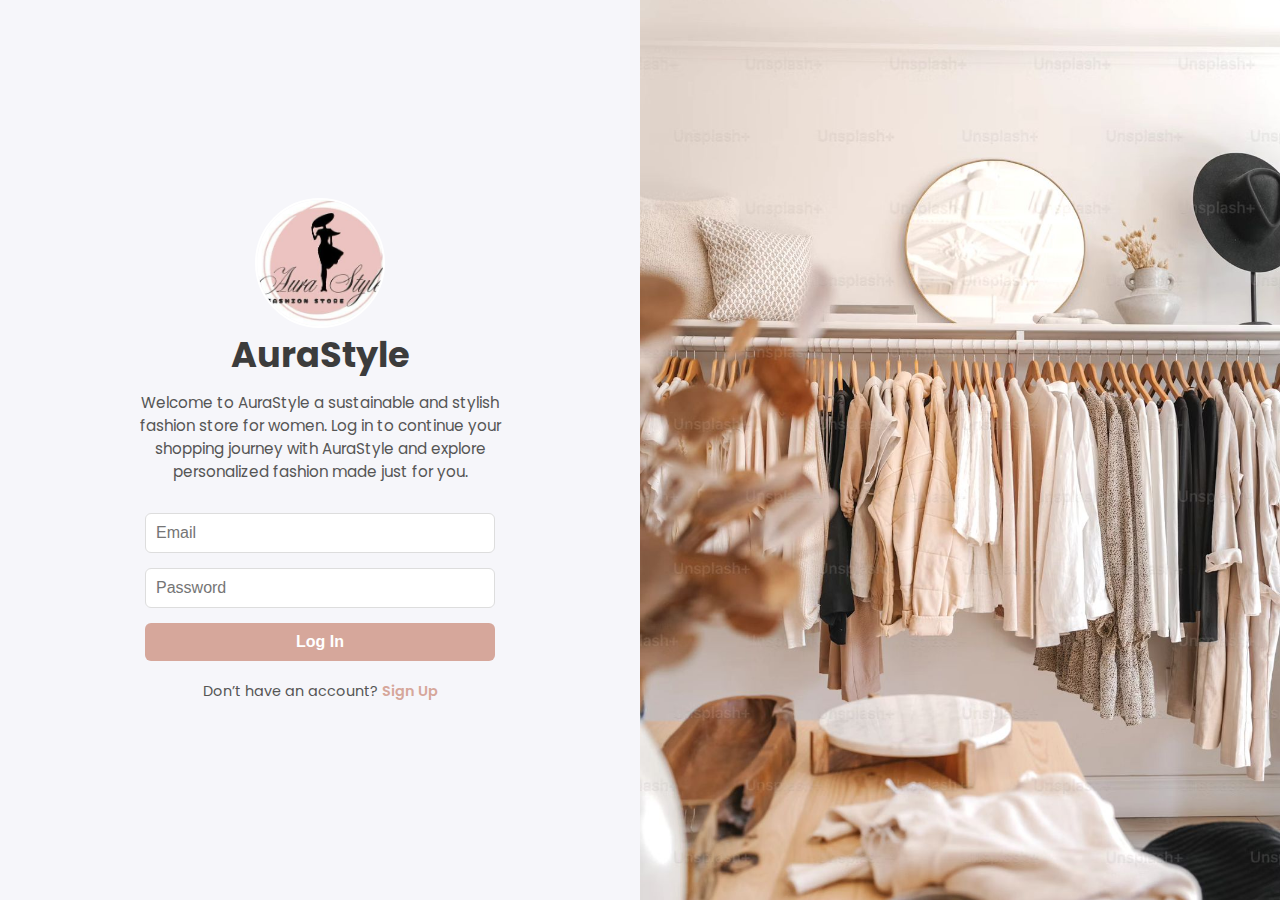
<file: index.html>
<!DOCTYPE html>
<html lang="en">
<head>
  <meta charset="UTF-8" />
  <meta name="viewport" content="width=device-width, initial-scale=1.0"/>
  <title>Login</title>
  <link rel="stylesheet" href="styles.css">
</head>
<body>
  <div class="container">
    <div class="left-section">
      <img src="images/auraStyle.jpg" class="logo-img">
      <h1>AuraStyle</h1>
      <p id="storeDesc">
        Welcome to AuraStyle a sustainable and stylish fashion store for women. 
       Log in to continue your shopping journey with AuraStyle and explore personalized fashion made just for you.
      </p>
      <form onsubmit="event.preventDefault();window.location.href='product.html';">
  <input type="email" placeholder="Email" required>
  <input type="password" placeholder="Password" required>
  <button type="submit">Log In</button>
</form>
      <p class="sign">
      Don’t have an account? <a class="link" href="#">Sign Up</a>
    </p>
    </div>
    <div class="right-section"></div>
  </div>

</body>
</html>
</file>
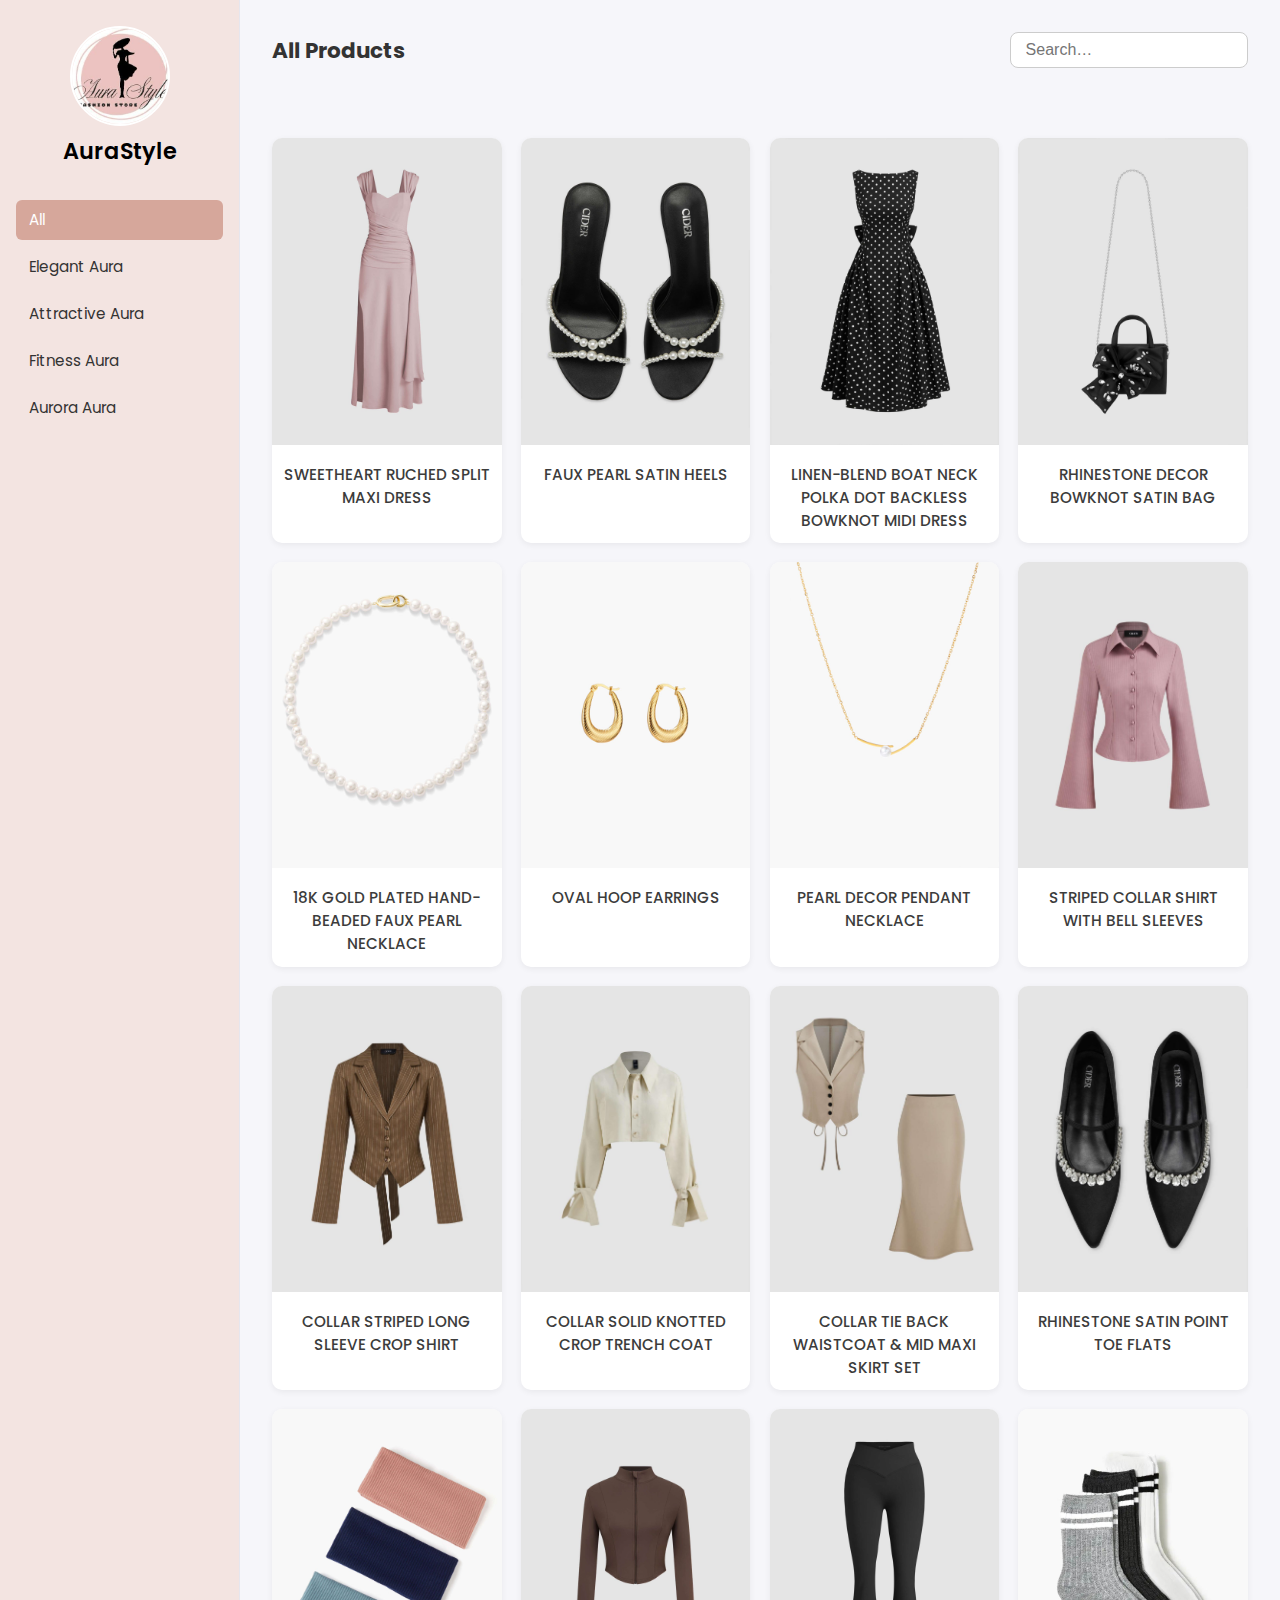
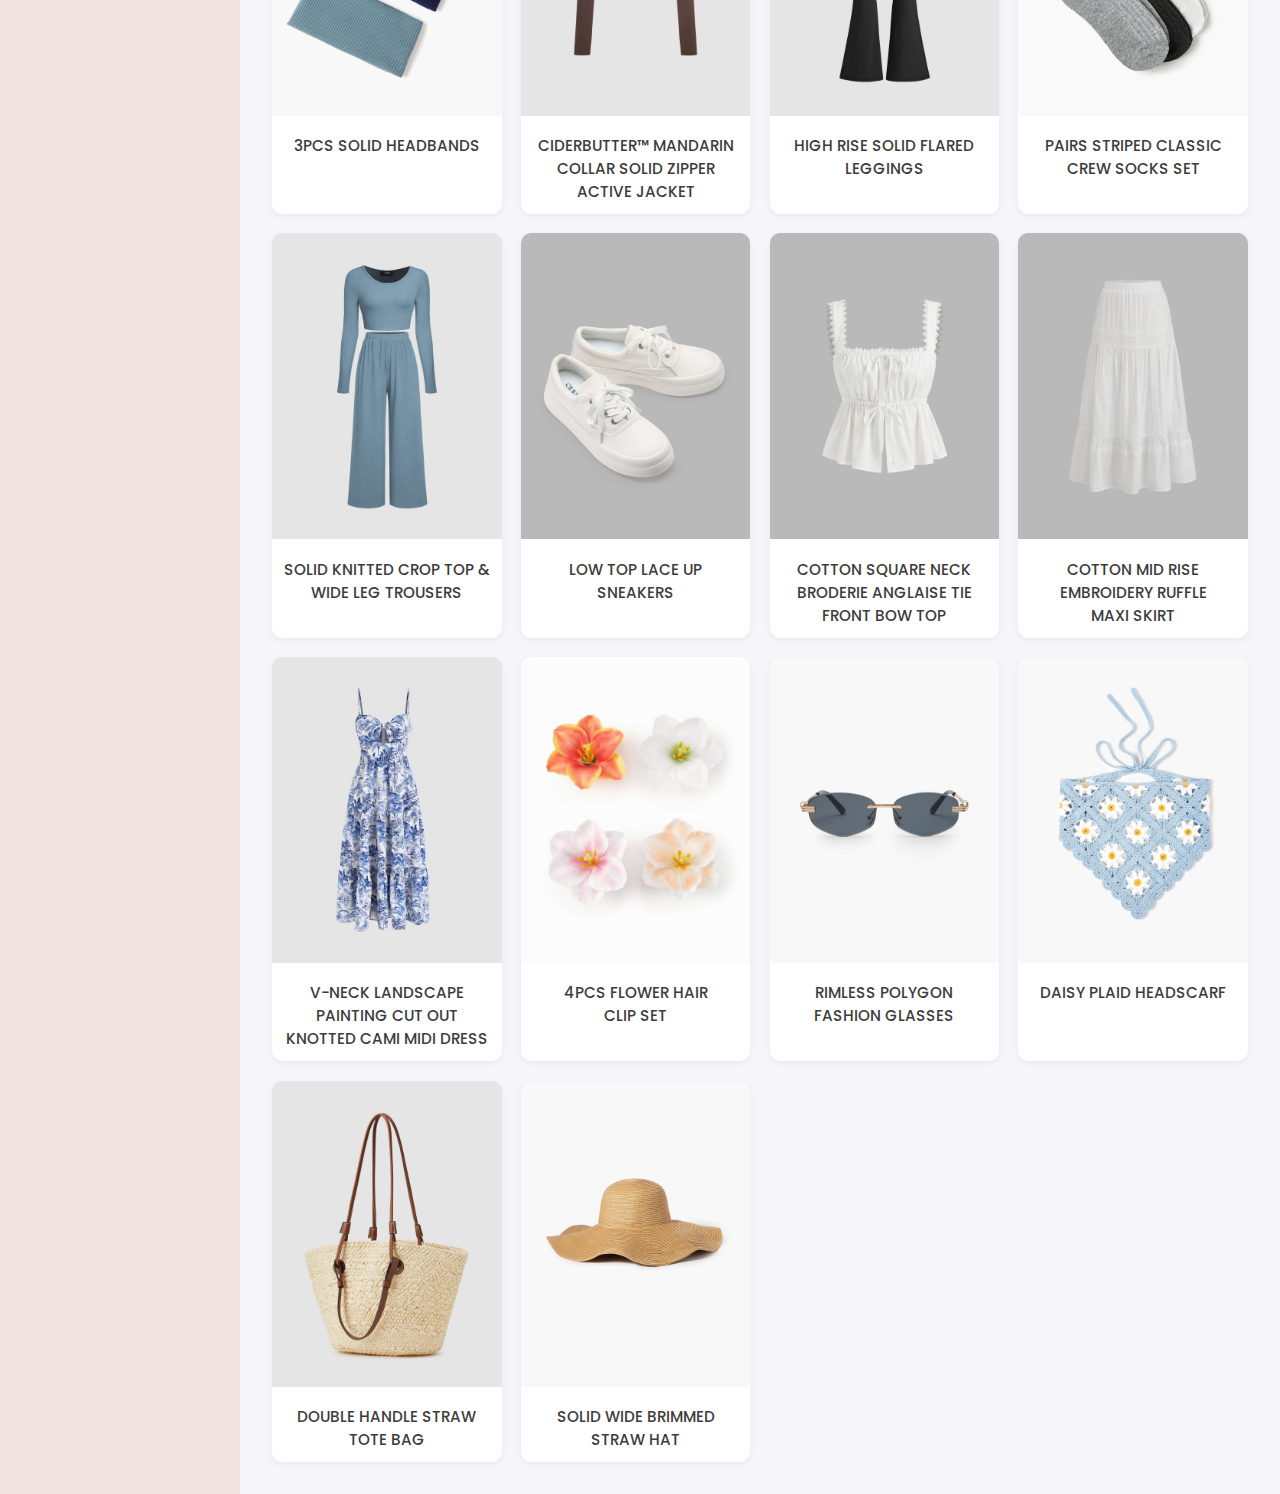
<file: product.html>
<!DOCTYPE html>
<html lang="en">
<head>
  <meta charset="UTF-8">
  <title>AuraStyle</title>
  <link rel="stylesheet" href="styles.css">
</head>
<body>
  <aside class="sidebar">
    <div class="logo">
        <img src="images/auraStyle.jpg">
  AuraStyle
</div>
    <ul class="cat" id="categories">
      <li class="active" data-cat="all">All</li>
      <li data-cat="elegant">Elegant&nbsp;Aura</li>
      <li data-cat="attractive">Attractive&nbsp;Aura</li>
      <li data-cat="fitness">Fitness&nbsp;Aura</li>
      <li data-cat="aurora">Aurora&nbsp;Aura</li>
    </ul>
  </aside>
  
  <main>
    <div class="top">
      <h2 id="pageTitle">All Products</h2>
      <div class="search">
        <input type="text" id="searchInput" placeholder="Search…">
      </div>
    </div>

    <p id="catDesc"></p>
    
    <div class="grid" id="productGrid">
      
      <div class="card" data-cat="elegant"><img src="images/dress4.jpg" alt=""><h4>SWEETHEART RUCHED SPLIT MAXI DRESS</h4></div>
      <div class="card" data-cat="elegant"><img src="images/heels.jpg" alt=""><h4>FAUX PEARL SATIN HEELS</h4></div>
      <div class="card" data-cat="elegant"><img src="images/dress2.jpg" alt=""><h4>LINEN-BLEND BOAT NECK POLKA DOT BACKLESS BOWKNOT MIDI DRESS</h4></div>
      <div class="card" data-cat="elegant"><img src="images/bag.jpg" alt=""><h4>RHINESTONE DECOR BOWKNOT SATIN BAG</h4></div>
      <div class="card" data-cat="elegant"><img src="images/necklace1.jpg" alt=""><h4>18K GOLD PLATED HAND-BEADED FAUX PEARL NECKLACE</h4></div>
      <div class="card" data-cat="elegant"><img src="images/earrings.jpg" alt=""><h4>OVAL HOOP EARRINGS</h4></div>
      <div class="card" data-cat="elegant"><img src="images/necklace2.jpg" alt=""><h4>PEARL DECOR PENDANT NECKLACE</h4></div>
      
     
      <div class="card" data-cat="attractive"><img src="images/shirt1.jpg" alt=""><h4>STRIPED COLLAR SHIRT WITH BELL SLEEVES</h4></div>
      <div class="card" data-cat="attractive"><img src="images/shirt2.jpg" alt=""><h4>COLLAR STRIPED LONG SLEEVE CROP SHIRT</h4></div>
      <div class="card" data-cat="attractive"><img src="images/coat.jpg" alt=""><h4>COLLAR SOLID KNOTTED CROP TRENCH COAT</h4></div>
      <div class="card" data-cat="attractive"><img src="images/set.jpg" alt=""><h4>COLLAR TIE BACK WAISTCOAT & MID MAXI SKIRT SET</h4></div>
      <div class="card" data-cat="attractive"><img src="images/flatShoes.jpg" alt=""><h4>RHINESTONE SATIN POINT TOE FLATS</h4></div>
      
      
      <div class="card" data-cat="fitness"><img src="images/headband.jpg" alt=""><h4>3PCS SOLID HEADBANDS</h4></div>
      <div class="card" data-cat="fitness"><img src="images/jacket.jpg" alt=""><h4>CIDERBUTTER™ MANDARIN COLLAR SOLID ZIPPER ACTIVE JACKET</h4></div>
      <div class="card" data-cat="fitness"><img src="images/leggings.jpg" alt=""><h4>HIGH RISE SOLID FLARED LEGGINGS</h4></div>
      <div class="card" data-cat="fitness"><img src="images/socks.jpg" alt=""><h4>PAIRS STRIPED CLASSIC CREW SOCKS SET</h4></div>
      <div class="card" data-cat="fitness"><img src="images/set2.jpg" alt=""><h4>SOLID KNITTED CROP TOP & WIDE LEG TROUSERS</h4></div>
      <div class="card" data-cat="fitness"><img src="images/sneakers.jpg" alt=""><h4>LOW TOP LACE UP SNEAKERS</h4></div>

      
      <div class="card" data-cat="aurora"><img src="images/top.jpg" alt=""><h4>COTTON SQUARE NECK BRODERIE ANGLAISE TIE FRONT BOW TOP</h4></div>
      <div class="card" data-cat="aurora"><img src="images/skirt.jpg" alt=""><h4>COTTON MID RISE EMBROIDERY RUFFLE MAXI SKIRT</h4></div>
      <div class="card" data-cat="aurora"><img src="images/dress3.jpg" alt=""><h4>V-NECK LANDSCAPE PAINTING CUT OUT KNOTTED CAMI MIDI DRESS</h4></div>
      <div class="card" data-cat="aurora"><img src="images/hairClip.jpg" alt=""><h4>4PCS FLOWER HAIR CLIP SET</h4></div>
      <div class="card" data-cat="aurora"><img src="images/glasses.jpg" alt=""><h4>RIMLESS POLYGON FASHION GLASSES</h4></div>
      <div class="card" data-cat="aurora"><img src="images/headscarf.jpg" alt=""><h4>DAISY PLAID HEADSCARF</h4></div>
      <div class="card" data-cat="aurora"><img src="images/bag2.jpg" alt=""><h4>DOUBLE HANDLE STRAW TOTE BAG</h4></div>
      <div class="card" data-cat="aurora"><img src="images/hat.jpg" alt=""><h4>SOLID WIDE BRIMMED STRAW HAT</h4></div>
    </div>
  </main>
<script src="script.js"></script>
</body>
</html>
</file>
<file: styles.css>
@import url('https://fonts.googleapis.com/css2?family=Poppins:wght@300;400;500;600&display=swap');

:root {
  --primary-bg: #FAF6F2;
  --accent: #D6A79B;
  --text-color: #3C3C3C;
  --input-bg: #ffffff;
  --input-border: #DDD;
  --btn-bg: #D6A79B;
  --btn-text: #fff;
  --sidebarBg: #f3e4e1;
  --bg: #F6F6FA;
  --txt: #333;
  --font-main: 'Poppins', sans-serif;
}

* {
  box-sizing: border-box;
  margin: 0;
  padding: 0;
}

body {
  font-family: var(--font-main);
  background-color: var(--bg);
  display: flex;
  min-height: 100vh;
  color: var(--text-color);
}

/* === Login Page === */
.container {
  display: flex;
  width: 100%;
}

.left-section {
  width: 50%;
  display: flex;
  flex-direction: column;
  justify-content: center;
  align-items: center;
  padding: 40px;
}

.left-section h1 {
  font-size: 2.2rem;
  margin-bottom: 10px;
}

#storeDesc {
  text-align: center;
  font-size: 0.95rem;
  color: #555;
  margin-bottom: 30px;
  max-width: 400px;
}

form {
  width: 100%;
  max-width: 350px;
  display: flex;
  flex-direction: column;
  gap: 15px;
}

input {
  padding: 10px;
  border: 1px solid var(--input-border);
  border-radius: 6px;
  background-color: var(--input-bg);
  font-size: 1rem;
}

button {
  background-color: var(--btn-bg);
  color: var(--btn-text);
  border: none;
  padding: 10px;
  border-radius: 6px;
  font-weight: bold;
  font-size: 1rem;
  cursor: pointer;
}

button:hover {
  background-color: #c28b7d;
}

.right-section {
  width: 50%;
  background: url('images/aura11.jpg') center center / cover no-repeat;
}

.sign {
  margin-top: 20px;
  font-size: 0.9rem;
  text-align: center;
  color: #555;
}

.sign .link {
  color: var(--accent);
  font-weight: 600;
  text-decoration: none;
}

.sign .link:hover {
  text-decoration: underline;
}

.logo-img {
  width: 130px;
  height: 130px;
  border-radius: 50%;
  object-fit: cover;
  border: 2px solid #fff;
}

/* === Product Page === */
.sidebar {
  width: 240px;
  background: var(--sidebarBg);
  padding: 1.6rem 1rem;
  border-inline-end: 1px solid #e6e6ee;
}

.logo {
  color:black;
  font-size: 1.4rem;
  font-weight: 600;
  text-align: center;
  display: flex;
  flex-direction: column;
  align-items: center;
  gap: 0.5rem;
  margin-bottom: 2rem;
}

.logo img {
  width: 100px;
  height: 100px;
  object-fit: cover;
  border-radius: 50%;
  border: 2px solid #fff;
}

.cat {
  list-style: none;
  display: flex;
  flex-direction: column;
  gap: 0.4rem;
}

.cat li {
  padding: 0.55rem 0.8rem;
  border-radius: 6px;
  cursor: pointer;
  font-size: 0.95rem;
  color: var(--txt);
  transition: 0.2s;
  user-select: none;
}

.cat li.active,
.cat li:hover {
  background: var(--accent);
  color: #fff;
}

main {
  flex: 1;
  padding: 2rem;
}

.top {
  display: flex;
  justify-content: space-between;
  align-items: center;
  margin-bottom: 1.2rem;
}

.top h2 {
  font-size: 1.35rem;
  color: var(--txt);
}

.search {
  position: relative;
  max-width: 260px;
}

.search input {
  width: 100%;
  padding: 0.5rem 0.9rem;
  border: 1px solid #ccc;
  border-radius: 8px;
}

#catDesc {
  margin-bottom: 1.4rem;
  color: #555;
  font-size: 0.95rem;
  min-height: 1.8rem;
}

.grid {
  display: grid;
  grid-template-columns: repeat(auto-fill, minmax(180px, 1fr));
  gap: 1.2rem;
}

.card {
  background: #fff;
  border-radius: 10px;
  overflow: hidden;
  box-shadow: 0 2px 6px rgba(0, 0, 0, 0.06);
  text-align: center;
}

.card img {
  width: 100%;
  aspect-ratio: 3/4;
  object-fit: cover;
}

.card h4 {
  padding: 0.7rem;
  font-size: 0.95rem;
  font-weight: 500;
}

.hide {
  display: none;
}

@media (max-width: 768px) {
  .container {
    flex-direction: column;
  }

  .right-section {
    display: none;
  }

  .left-section {
    width: 100%;
  }
}
</file>
